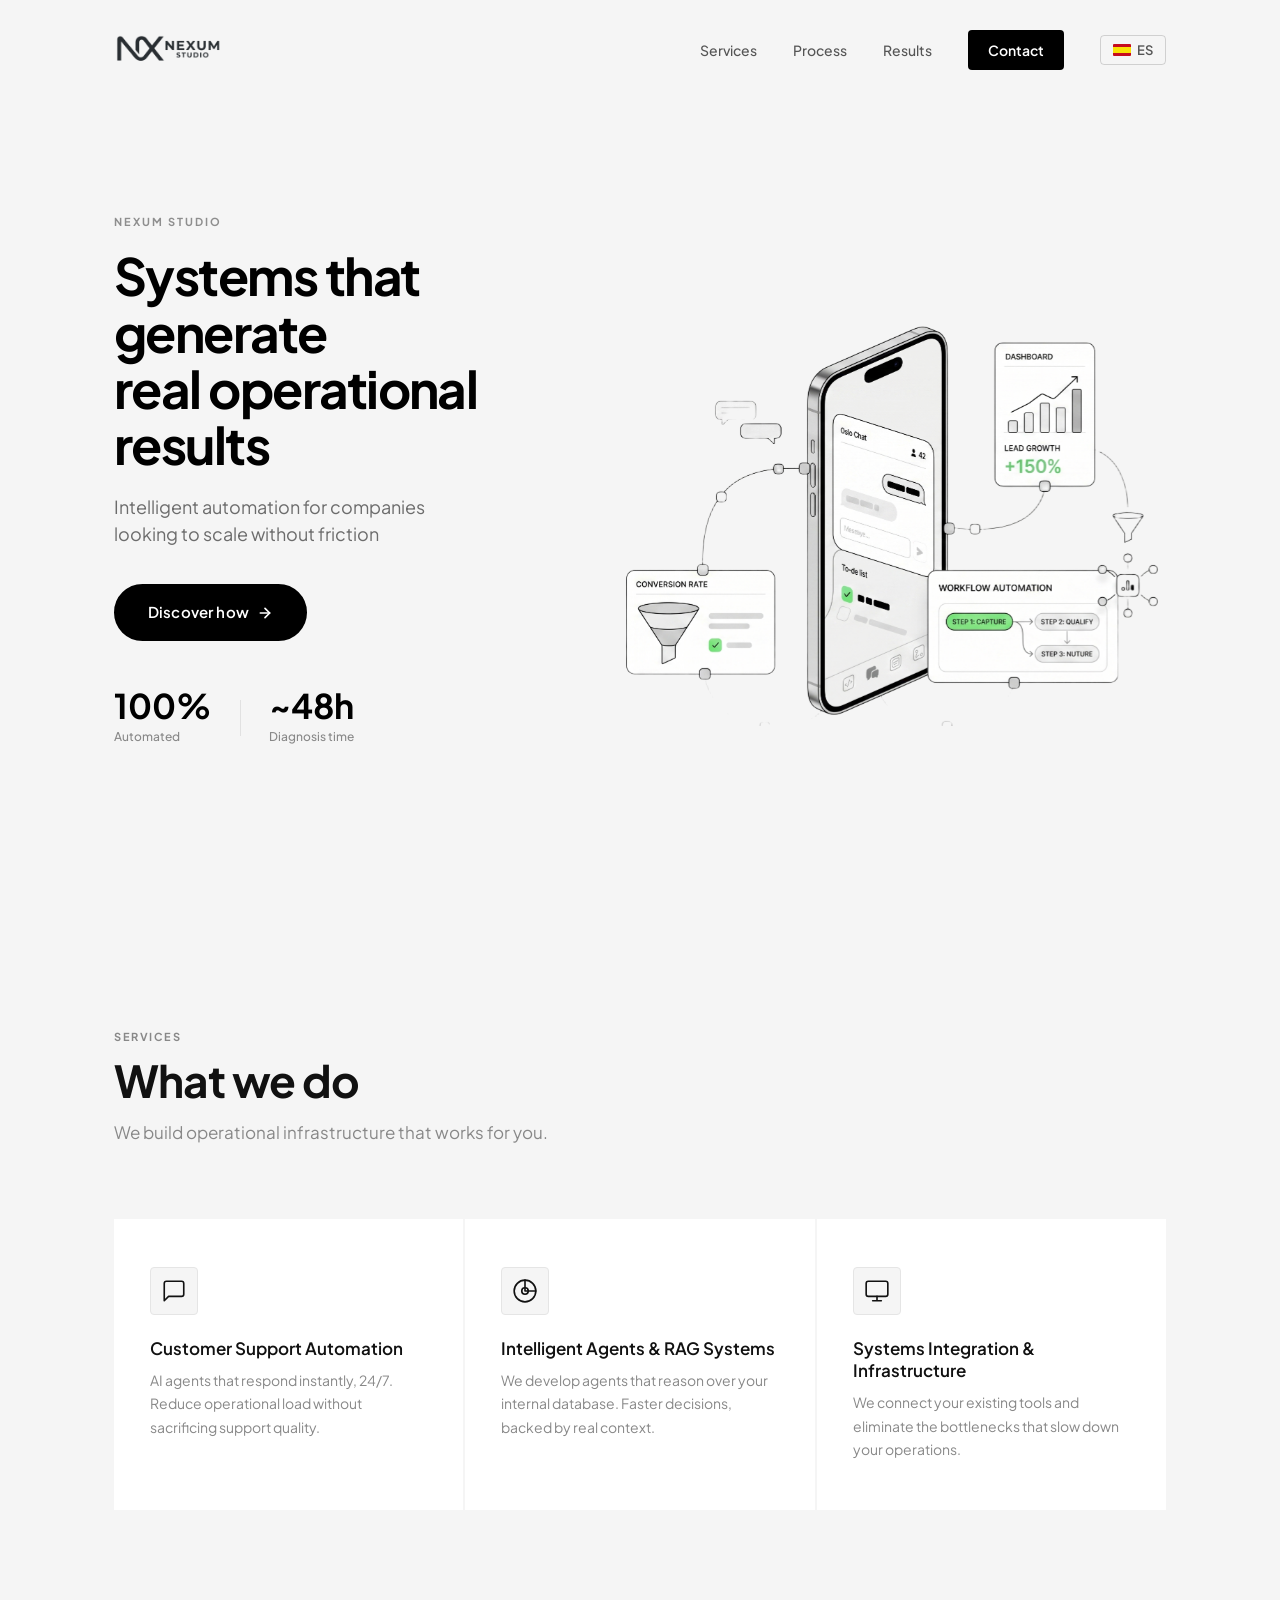
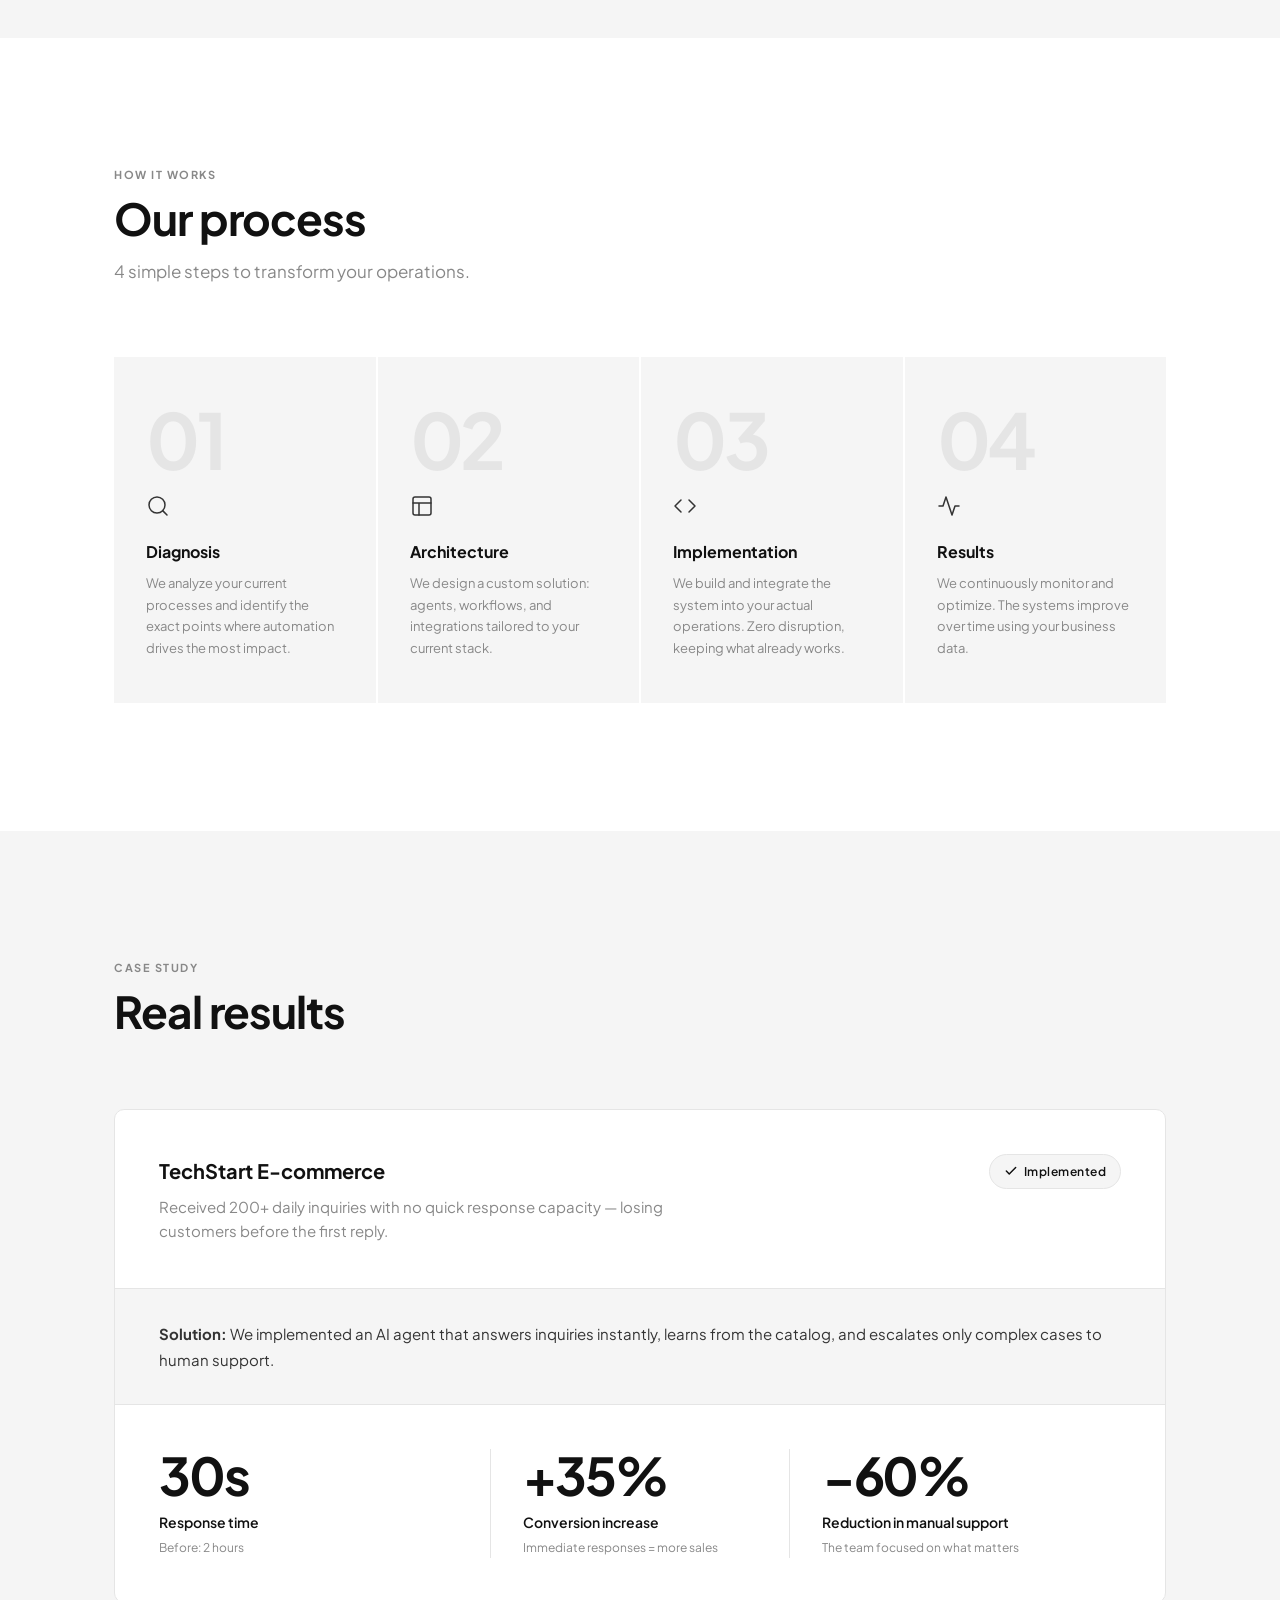
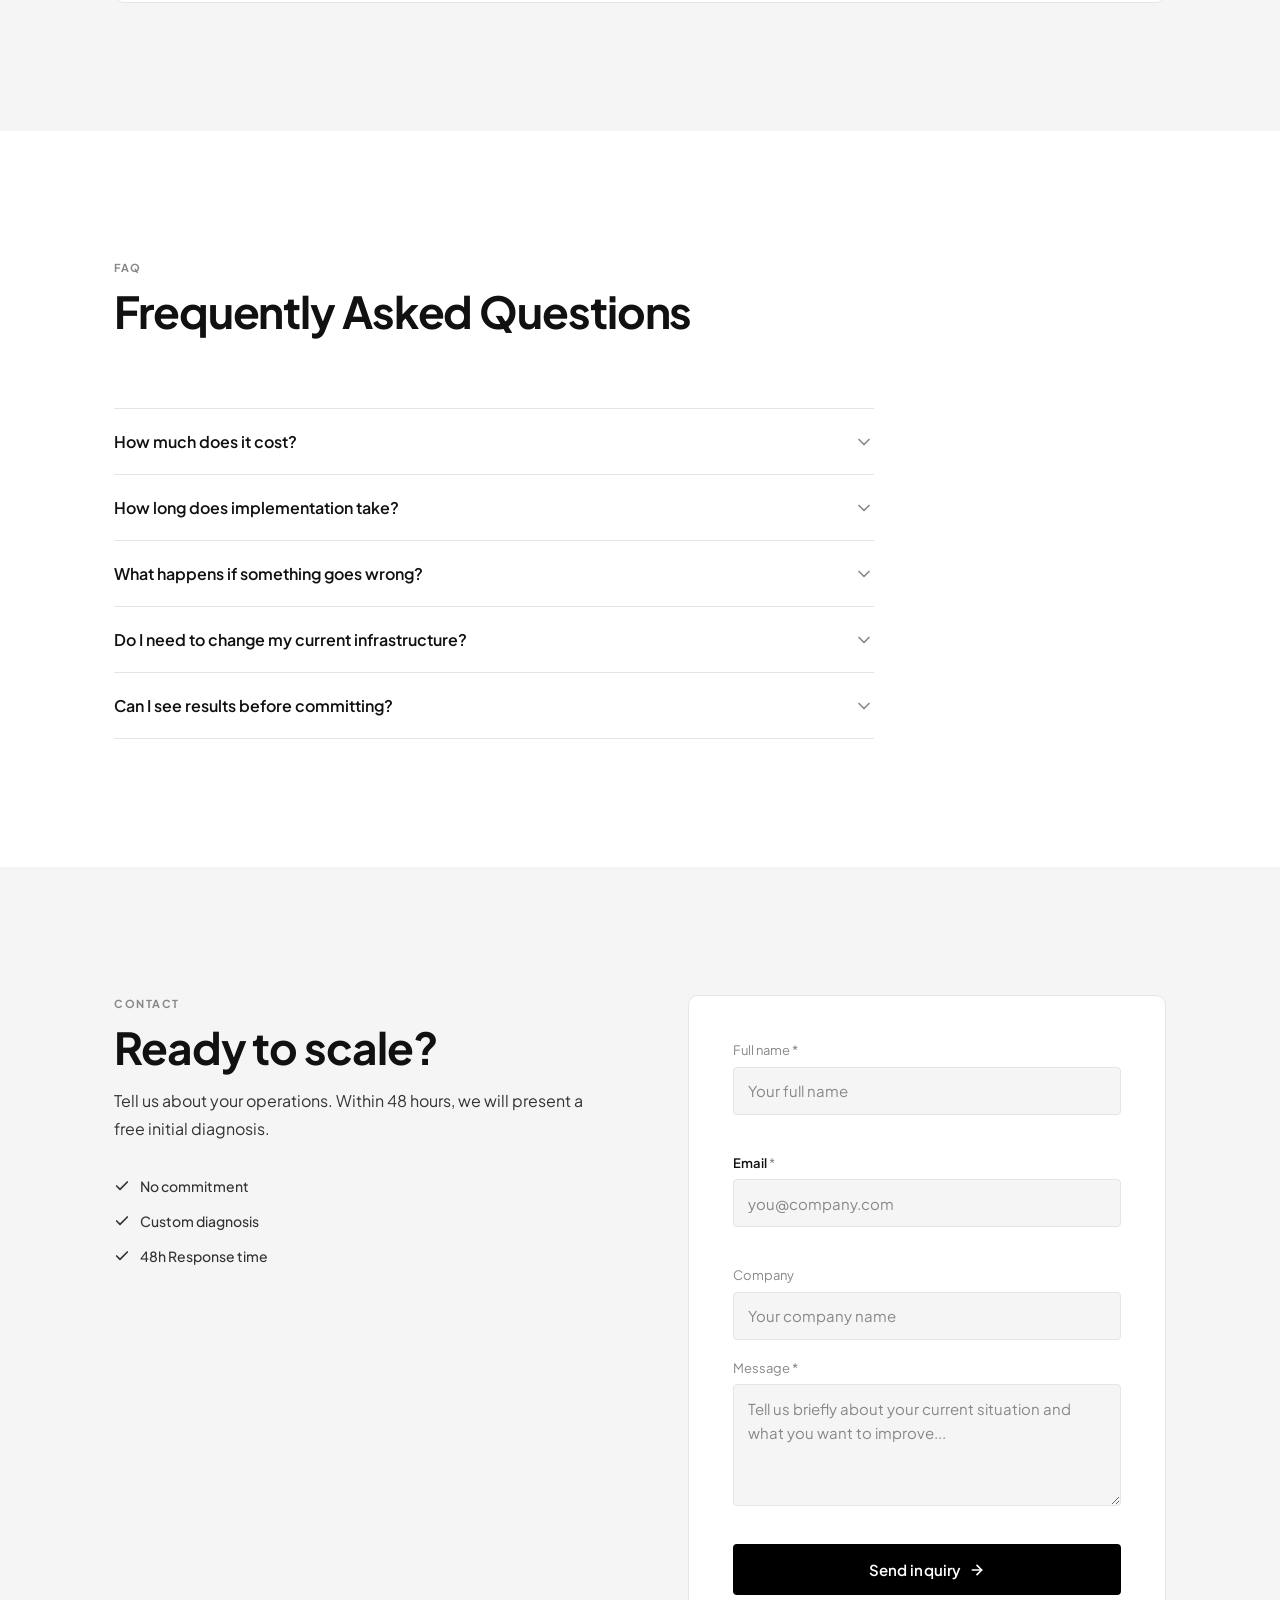
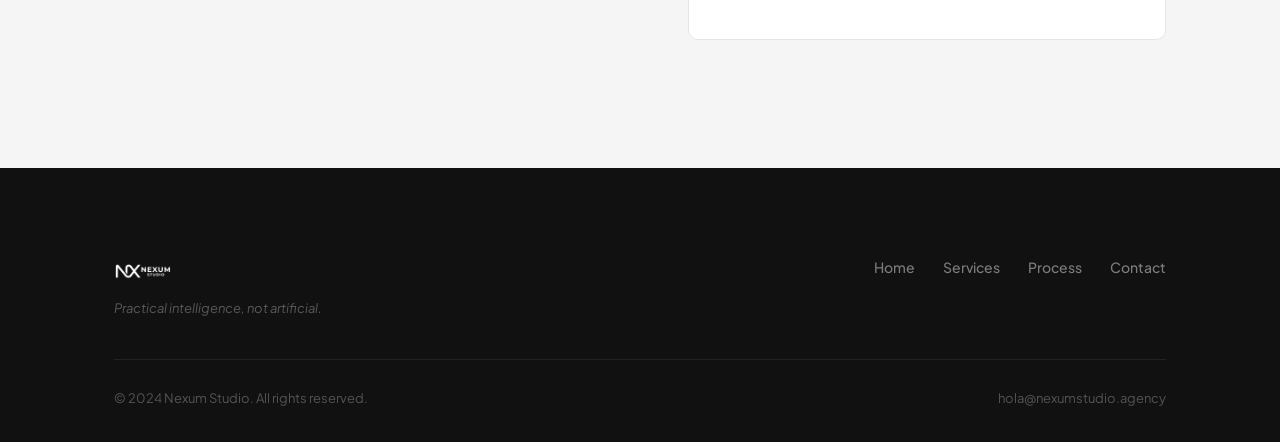
<file: index.html>
<!DOCTYPE html>
<html lang="es">
<head>
  <meta charset="UTF-8">
  <meta name="viewport" content="width=device-width, initial-scale=1.0">
  <title class="lang-es">Nexum Studio — Sistemas que generan resultados operativos reales</title>
  <title class="lang-en">Nexum Studio — Systems that generate real operational results</title>
  <meta name="description" content="Automatización inteligente para empresas que quieren escalar sin fricción. Nexum Studio construye sistemas que generan resultados operativos reales.">
  <meta name="author" content="Ignacio Tello — Nexum Studio">

  <!-- Favicon / Icono de Pestaña -->
  <link rel="icon" type="image/png" href="logo.png">
  <link rel="apple-touch-icon" href="logo.png">

  <!-- Meta etiquetas para Google, Facebook y compartir enlaces -->
  <meta property="og:type" content="website">
  <meta property="og:title" content="Nexum Studio — Sistemas que generan resultados operativos reales">
  <meta property="og:description" content="Automatización inteligente para empresas que quieren escalar sin fricción. Nexum Studio construye sistemas que generan resultados operativos reales.">
  <meta property="og:image" content="hero2.png">

  <!-- Twitter Meta Tags -->
  <meta name="twitter:card" content="summary_large_image">
  <meta name="twitter:title" content="Nexum Studio — Sistemas que generan resultados operativos reales">
  <meta name="twitter:description" content="Automatización inteligente para empresas que quieren escalar sin fricción. Nexum Studio construye sistemas que generan resultados operativos reales.">
  <meta name="twitter:image" content="hero2.png">

  <link rel="preconnect" href="https://fonts.googleapis.com">
  <link rel="preconnect" href="https://fonts.gstatic.com" crossorigin>
  <link href="https://fonts.googleapis.com/css2?family=Plus+Jakarta+Sans:ital,wght@0,300;0,400;0,500;0,600;0,700;1,400&display=swap" rel="stylesheet">
  <link rel="stylesheet" href="https://unpkg.com/aos@2.3.4/dist/aos.css">
  <link rel="stylesheet" href="style.css">
</head>
<body data-aos-easing="ease-out-cubic" data-aos-duration="560" data-aos-delay="0">

  <!-- ==================== NAV ==================== -->
  <nav class="nav" id="nav">
    <div class="nav__inner">
      <a href="#hero" class="nav__logo-link" aria-label="Nexum Studio — Inicio / Home">
        <img src="logo.png" alt="Nexum Studio" class="nav__logo">
      </a>

      <button class="nav__toggle" id="navToggle" aria-label="Abrir menú / Open menu" aria-expanded="false">
        <svg class="icon-menu" width="22" height="22" viewBox="0 0 24 24" fill="none" stroke="currentColor" stroke-width="2" stroke-linecap="round" aria-hidden="true">
          <line x1="3" y1="6" x2="21" y2="6"></line><line x1="3" y1="12" x2="21" y2="12"></line><line x1="3" y1="18" x2="21" y2="18"></line>
        </svg>
        <svg class="icon-close" width="22" height="22" viewBox="0 0 24 24" fill="none" stroke="currentColor" stroke-width="2" stroke-linecap="round" aria-hidden="true">
          <line x1="18" y1="6" x2="6" y2="18"></line><line x1="6" y1="6" x2="18" y2="18"></line>
        </svg>
      </button>

      <ul class="nav__links" id="navLinks" role="list">
        <li><a href="#servicios"><span class="lang-es">Servicios</span><span class="lang-en">Services</span></a></li>
        <li><a href="#proceso"><span class="lang-es">Proceso</span><span class="lang-en">Process</span></a></li>
        <li><a href="#caso"><span class="lang-es">Resultados</span><span class="lang-en">Results</span></a></li>
        <li><a href="#contacto" class="nav__cta"><span class="lang-es">Contacto</span><span class="lang-en">Contact</span></a></li>
        <li>
          <button id="langToggle" class="lang-toggle-btn" aria-label="Cambiar idioma / Change language">
            <span class="lang-es" style="display: inline-flex; align-items: center; gap: 6px;">
              <svg width="18" height="12" viewBox="0 0 190 100" style="display: inline-block; vertical-align: middle; border-radius: 1px;">
                <rect width="190" height="100" fill="#B22234"/>
                <path d="M0,11.5h190M0,30.8h190M0,50h190M0,69.2h190M0,88.5h190" stroke="#FFF" stroke-width="7.7"/>
                <rect width="76" height="53.8" fill="#3C3B6E"/>
                <circle cx="15" cy="15" r="2" fill="#FFF"/>
                <circle cx="30" cy="15" r="2" fill="#FFF"/>
                <circle cx="45" cy="15" r="2" fill="#FFF"/>
                <circle cx="60" cy="15" r="2" fill="#FFF"/>
                <circle cx="22" cy="27" r="2" fill="#FFF"/>
                <circle cx="37" cy="27" r="2" fill="#FFF"/>
                <circle cx="52" cy="27" r="2" fill="#FFF"/>
                <circle cx="15" cy="39" r="2" fill="#FFF"/>
                <circle cx="30" cy="39" r="2" fill="#FFF"/>
                <circle cx="45" cy="39" r="2" fill="#FFF"/>
                <circle cx="60" cy="39" r="2" fill="#FFF"/>
              </svg>
              EN
            </span>
            <span class="lang-en" style="display: inline-flex; align-items: center; gap: 6px;">
              <svg width="18" height="12" viewBox="0 0 750 500" style="display: inline-block; vertical-align: middle; border-radius: 1px;">
                <rect width="750" height="500" fill="#c60b1e"/>
                <rect y="125" width="750" height="250" fill="#fae005"/>
              </svg>
              ES
            </span>
          </button>
        </li>
      </ul>
    </div>
  </nav>

  <!-- ==================== HERO ==================== -->
  <section class="hero" id="hero">
    <div class="container hero__container">
      <div class="hero__split">
        <div class="hero__left">
          <p class="hero__eyebrow" data-aos="fade-up" data-aos-duration="500">Nexum Studio</p>
          <h1 class="hero__title" data-aos="fade-up" data-aos-delay="80" data-aos-duration="600">
            <span class="lang-es">Sistemas que generan<br>resultados operativos reales</span>
            <span class="lang-en">Systems that generate<br>real operational results</span>
          </h1>
          <p class="hero__sub" data-aos="fade-up" data-aos-delay="160" data-aos-duration="600">
            <span class="lang-es">Automatización inteligente para empresas<br class="br-desktop"> que quieren escalar sin fricción</span>
            <span class="lang-en">Intelligent automation for companies<br class="br-desktop"> looking to scale without friction</span>
          </p>
          <div class="hero__actions" data-aos="fade-up" data-aos-delay="240" data-aos-duration="500">
            <a href="#contacto" class="btn btn--black hero__btn">
              <span class="lang-es">Descubre cómo</span>
              <span class="lang-en">Discover how</span>
              <svg width="16" height="16" viewBox="0 0 24 24" fill="none" stroke="currentColor" stroke-width="2.5" stroke-linecap="round" stroke-linejoin="round" aria-hidden="true">
                <line x1="5" y1="12" x2="19" y2="12"></line><polyline points="12 5 19 12 12 19"></polyline>
              </svg>
            </a>
          </div>
          <div class="hero__stats" data-aos="fade-up" data-aos-delay="320" data-aos-duration="600">
            <div class="hero__stat-item">
              <span class="hero__stat-val">100%</span>
              <span class="hero__stat-label">
                <span class="lang-es">Automatizado</span>
                <span class="lang-en">Automated</span>
              </span>
            </div>
            <div class="hero__stat-divider"></div>
            <div class="hero__stat-item">
              <span class="hero__stat-val">~48h</span>
              <span class="hero__stat-label">
                <span class="lang-es">Tiempo de diagnóstico</span>
                <span class="lang-en">Diagnosis time</span>
              </span>
            </div>
          </div>
        </div>
        <div class="hero__right" data-aos="fade-up" data-aos-delay="200" data-aos-duration="800">
          <div class="hero__visual-container">
            <img src="hero2.png" alt="Nexum Studio Dashboard" class="hero__illustration">
          </div>
        </div>
      </div>
    </div>
  </section>

  <!-- ==================== SERVICIOS ==================== -->
  <section class="section servicios" id="servicios">
    <div class="container">
      <div class="section-header aos-init" data-aos="fade-up" data-aos-duration="500">
        <p class="label">
          <span class="lang-es">Servicios</span>
          <span class="lang-en">Services</span>
        </p>
        <h2 class="section-title">
          <span class="lang-es">Qué hacemos</span>
          <span class="lang-en">What we do</span>
        </h2>
        <p class="section-sub">
          <span class="lang-es">Construimos infraestructura operativa que trabaja por ti.</span>
          <span class="lang-en">We build operational infrastructure that works for you.</span>
        </p>
      </div>

      <div class="servicios__grid">
        <div class="service-card aos-init" data-aos="fade-up" data-aos-delay="0">
          <div class="service-card__icon" aria-hidden="true">
            <svg width="26" height="26" viewBox="0 0 24 24" fill="none" stroke="currentColor" stroke-width="1.5" stroke-linecap="round" stroke-linejoin="round">
              <path d="M21 15a2 2 0 0 1-2 2H7l-4 4V5a2 2 0 0 1 2-2h14a2 2 0 0 1 2 2z"></path>
            </svg>
          </div>
          <h3 class="service-card__title">
            <span class="lang-es">Automatización de atención al cliente</span>
            <span class="lang-en">Customer Support Automation</span>
          </h3>
          <p class="service-card__desc">
            <span class="lang-es">Agentes de IA que responden al instante, 24/7. Reducís carga operativa sin sacrificar calidad de atención.</span>
            <span class="lang-en">AI agents that respond instantly, 24/7. Reduce operational load without sacrificing support quality.</span>
          </p>
        </div>

        <div class="service-card aos-init" data-aos="fade-up" data-aos-delay="80">
          <div class="service-card__icon" aria-hidden="true">
            <svg width="26" height="26" viewBox="0 0 24 24" fill="none" stroke="currentColor" stroke-width="1.5" stroke-linecap="round" stroke-linejoin="round">
              <path d="M12 2a10 10 0 1 0 10 10H12V2z"></path><path d="M12 2a10 10 0 0 1 10 10"></path><circle cx="12" cy="12" r="3"></circle>
            </svg>
          </div>
          <h3 class="service-card__title">
            <span class="lang-es">Agentes inteligentes y sistemas RAG</span>
            <span class="lang-en">Intelligent Agents & RAG Systems</span>
          </h3>
          <p class="service-card__desc">
            <span class="lang-es">Desarrollamos agentes que razonan sobre tu información interna. Decisiones más rápidas, con contexto real.</span>
            <span class="lang-en">We develop agents that reason over your internal database. Faster decisions, backed by real context.</span>
          </p>
        </div>

        <div class="service-card aos-init" data-aos="fade-up" data-aos-delay="160">
          <div class="service-card__icon" aria-hidden="true">
            <svg width="26" height="26" viewBox="0 0 24 24" fill="none" stroke="currentColor" stroke-width="1.5" stroke-linecap="round" stroke-linejoin="round">
              <rect x="2" y="3" width="20" height="14" rx="2"></rect><path d="M8 21h8M12 17v4"></path>
            </svg>
          </div>
          <h3 class="service-card__title">
            <span class="lang-es">Integración de sistemas e infraestructura</span>
            <span class="lang-en">Systems Integration & Infrastructure</span>
          </h3>
          <p class="service-card__desc">
            <span class="lang-es">Conectamos tus herramientas existentes y eliminamos los cuellos de botella que frenan tu operación.</span>
            <span class="lang-en">We connect your existing tools and eliminate the bottlenecks that slow down your operations.</span>
          </p>
        </div>
      </div>
    </div>
  </section>

  <!-- ==================== PROCESO ==================== -->
  <section class="section proceso" id="proceso">
    <div class="container">
      <div class="section-header aos-init" data-aos="fade-up" data-aos-duration="500">
        <p class="label">
          <span class="lang-es">Cómo funciona</span>
          <span class="lang-en">How it works</span>
        </p>
        <h2 class="section-title">
          <span class="lang-es">Nuestro proceso</span>
          <span class="lang-en">Our process</span>
        </h2>
        <p class="section-sub">
          <span class="lang-es">4 pasos simples para transformar tu operación.</span>
          <span class="lang-en">4 simple steps to transform your operations.</span>
        </p>
      </div>

      <div class="proceso__grid">

        <div class="proceso-step aos-init" data-aos="fade-up" data-aos-delay="0">
          <div class="proceso-step__num" aria-hidden="true">01</div>
          <div class="proceso-step__icon" aria-hidden="true">
            <svg width="24" height="24" viewBox="0 0 24 24" fill="none" stroke="currentColor" stroke-width="1.5" stroke-linecap="round" stroke-linejoin="round">
              <circle cx="11" cy="11" r="8"></circle><line x1="21" y1="21" x2="16.65" y2="16.65"></line>
            </svg>
          </div>
          <h3 class="proceso-step__title">
            <span class="lang-es">Diagnóstico</span>
            <span class="lang-en">Diagnosis</span>
          </h3>
          <p class="proceso-step__desc">
            <span class="lang-es">Analizamos tus procesos actuales e identificamos los puntos exactos donde la automatización genera más impacto.</span>
            <span class="lang-en">We analyze your current processes and identify the exact points where automation drives the most impact.</span>
          </p>
        </div>

        <div class="proceso-step aos-init" data-aos="fade-up" data-aos-delay="80">
          <div class="proceso-step__num" aria-hidden="true">02</div>
          <div class="proceso-step__icon" aria-hidden="true">
            <svg width="24" height="24" viewBox="0 0 24 24" fill="none" stroke="currentColor" stroke-width="1.5" stroke-linecap="round" stroke-linejoin="round">
              <rect x="3" y="3" width="18" height="18" rx="2"></rect><path d="M3 9h18M9 21V9"></path>
            </svg>
          </div>
          <h3 class="proceso-step__title">
            <span class="lang-es">Arquitectura</span>
            <span class="lang-en">Architecture</span>
          </h3>
          <p class="proceso-step__desc">
            <span class="lang-es">Diseñamos la solución personalizada: agentes, flujos e integraciones adaptados a tu stack actual.</span>
            <span class="lang-en">We design a custom solution: agents, workflows, and integrations tailored to your current stack.</span>
          </p>
        </div>

        <div class="proceso-step aos-init" data-aos="fade-up" data-aos-delay="160">
          <div class="proceso-step__num" aria-hidden="true">03</div>
          <div class="proceso-step__icon" aria-hidden="true">
            <svg width="24" height="24" viewBox="0 0 24 24" fill="none" stroke="currentColor" stroke-width="1.5" stroke-linecap="round" stroke-linejoin="round">
              <polyline points="16 18 22 12 16 6"></polyline><polyline points="8 6 2 12 8 18"></polyline>
            </svg>
          </div>
          <h3 class="proceso-step__title">
            <span class="lang-es">Implementación</span>
            <span class="lang-en">Implementation</span>
          </h3>
          <p class="proceso-step__desc">
            <span class="lang-es">Construimos e integramos el sistema en tu operación real. Sin disruption, sin cambiar lo que ya funciona.</span>
            <span class="lang-en">We build and integrate the system into your actual operations. Zero disruption, keeping what already works.</span>
          </p>
        </div>

        <div class="proceso-step aos-init" data-aos="fade-up" data-aos-delay="240">
          <div class="proceso-step__num" aria-hidden="true">04</div>
          <div class="proceso-step__icon" aria-hidden="true">
            <svg width="24" height="24" viewBox="0 0 24 24" fill="none" stroke="currentColor" stroke-width="1.5" stroke-linecap="round" stroke-linejoin="round">
              <polyline points="22 12 18 12 15 21 9 3 6 12 2 12"></polyline>
            </svg>
          </div>
          <h3 class="proceso-step__title">
            <span class="lang-es">Resultados</span>
            <span class="lang-en">Results</span>
          </h3>
          <p class="proceso-step__desc">
            <span class="lang-es">Monitoreamos y optimizamos continuamente. Los sistemas mejoran con el tiempo y los datos de tu negocio.</span>
            <span class="lang-en">We continuously monitor and optimize. The systems improve over time using your business data.</span>
          </p>
        </div>

      </div>
    </div>
  </section>

  <!-- ==================== CASO DE ÉXITO ==================== -->
  <section class="section caso" id="caso">
    <div class="container">
      <div class="section-header aos-init" data-aos="fade-up" data-aos-duration="500">
        <p class="label">
          <span class="lang-es">Caso de éxito</span>
          <span class="lang-en">Case Study</span>
        </p>
        <h2 class="section-title">
          <span class="lang-es">Resultados reales</span>
          <span class="lang-en">Real results</span>
        </h2>
      </div>

      <div class="caso__card aos-init" data-aos="fade-up" data-aos-delay="80" data-aos-duration="600">
        <div class="caso__top">
          <div class="caso__info">
            <h3 class="caso__company">TechStart E-commerce</h3>
            <p class="caso__challenge">
              <span class="lang-es">Recibían 200+ consultas diarias sin capacidad de responder rápido — perdían clientes antes de la primera respuesta.</span>
              <span class="lang-en">Received 200+ daily inquiries with no quick response capacity — losing customers before the first reply.</span>
            </p>
          </div>
          <div class="caso__badge" aria-label="Estado: Implementado / Status: Implemented">
            <svg width="14" height="14" viewBox="0 0 24 24" fill="none" stroke="currentColor" stroke-width="2.5" stroke-linecap="round" stroke-linejoin="round" aria-hidden="true"><polyline points="20 6 9 17 4 12"></polyline></svg>
            <span class="lang-es">Implementado</span>
            <span class="lang-en">Implemented</span>
          </div>
        </div>

        <div class="caso__solution">
          <p>
            <strong>
              <span class="lang-es">Solución:</span>
              <span class="lang-en">Solution:</span>
            </strong> 
            <span class="lang-es">Implementamos un agente de IA que responde consultas al instante, aprende del catálogo y deriva solo los casos complejos al equipo humano.</span>
            <span class="lang-en">We implemented an AI agent that answers inquiries instantly, learns from the catalog, and escalates only complex cases to human support.</span>
          </p>
        </div>

        <div class="caso__metrics">
          <div class="metric">
            <span class="metric__value">30s</span>
            <span class="metric__label">
              <span class="lang-es">Tiempo de respuesta</span>
              <span class="lang-en">Response time</span>
            </span>
            <span class="metric__before">
              <span class="lang-es">Antes: 2 horas</span>
              <span class="lang-en">Before: 2 hours</span>
            </span>
          </div>
          <div class="metric metric--center">
            <span class="metric__value">+35%</span>
            <span class="metric__label">
              <span class="lang-es">Incremento en conversión</span>
              <span class="lang-en">Conversion increase</span>
            </span>
            <span class="metric__before">
              <span class="lang-es">Respuestas inmediatas = más ventas</span>
              <span class="lang-en">Immediate responses = more sales</span>
            </span>
          </div>
          <div class="metric">
            <span class="metric__value">−60%</span>
            <span class="metric__label">
              <span class="lang-es">Reducción en atención manual</span>
              <span class="lang-en">Reduction in manual support</span>
            </span>
            <span class="metric__before">
              <span class="lang-es">El equipo enfocado en lo que importa</span>
              <span class="lang-en">The team focused on what matters</span>
            </span>
          </div>
        </div>
      </div>
    </div>
  </section>

  <!-- ==================== FAQ ==================== -->
  <section class="section faq" id="faq">
    <div class="container">
      <div class="section-header aos-init" data-aos="fade-up" data-aos-duration="500">
        <p class="label">FAQ</p>
        <h2 class="section-title">
          <span class="lang-es">Preguntas frecuentes</span>
          <span class="lang-en">Frequently Asked Questions</span>
        </h2>
      </div>

      <div class="faq__list aos-init" data-aos="fade-up" data-aos-delay="60">

        <div class="faq__item">
          <button class="faq__question" aria-expanded="false">
            <span>
              <span class="lang-es">¿Cuánto cuesta?</span>
              <span class="lang-en">How much does it cost?</span>
            </span>
            <svg class="faq__chevron" width="20" height="20" viewBox="0 0 24 24" fill="none" stroke="currentColor" stroke-width="2" stroke-linecap="round" stroke-linejoin="round" aria-hidden="true">
              <polyline points="6 9 12 15 18 9"></polyline>
            </svg>
          </button>
          <div class="faq__answer" hidden="">
            <p>
              <span class="lang-es">Depende de tu operación y complejidad. Ofrecemos <strong>diagnóstico gratuito</strong> para darte una propuesta personalizada ajustada a tu presupuesto.</span>
              <span class="lang-en">It depends on your operations and complexity. We offer a <strong>free diagnosis</strong> to give you a custom proposal tailored to your budget.</span>
            </p>
          </div>
        </div>

        <div class="faq__item">
          <button class="faq__question" aria-expanded="false">
            <span>
              <span class="lang-es">¿Cuánto tarda la implementación?</span>
              <span class="lang-en">How long does implementation take?</span>
            </span>
            <svg class="faq__chevron" width="20" height="20" viewBox="0 0 24 24" fill="none" stroke="currentColor" stroke-width="2" stroke-linecap="round" stroke-linejoin="round" aria-hidden="true">
              <polyline points="6 9 12 15 18 9"></polyline>
            </svg>
          </button>
          <div class="faq__answer" hidden="">
            <p>
              <span class="lang-es">Entre 2 y 4 semanas. Automatizaciones simples: 2 semanas. Agentes IA + integraciones complejas: 3–4 semanas.</span>
              <span class="lang-en">Between 2 and 4 weeks. Simple automations: 2 weeks. AI agents + complex integrations: 3–4 weeks.</span>
            </p>
          </div>
        </div>

        <div class="faq__item">
          <button class="faq__question" aria-expanded="false">
            <span>
              <span class="lang-es">¿Qué sucede si algo falla?</span>
              <span class="lang-en">What happens if something goes wrong?</span>
            </span>
            <svg class="faq__chevron" width="20" height="20" viewBox="0 0 24 24" fill="none" stroke="currentColor" stroke-width="2" stroke-linecap="round" stroke-linejoin="round" aria-hidden="true">
              <polyline points="6 9 12 15 18 9"></polyline>
            </svg>
          </button>
          <div class="faq__answer" hidden="">
            <p>
              <span class="lang-es">Monitoreo 24/7 y soporte dedicado. Si algo falla en los primeros <strong>30 días, lo arreglamos sin costo adicional</strong>.</span>
              <span class="lang-en">24/7 monitoring and dedicated support. If anything goes wrong in the first <strong>30 days, we fix it at no additional cost</strong>.</span>
            </p>
          </div>
        </div>

        <div class="faq__item">
          <button class="faq__question" aria-expanded="false">
            <span>
              <span class="lang-es">¿Necesito cambiar mi infraestructura actual?</span>
              <span class="lang-en">Do I need to change my current infrastructure?</span>
            </span>
            <svg class="faq__chevron" width="20" height="20" viewBox="0 0 24 24" fill="none" stroke="currentColor" stroke-width="2" stroke-linecap="round" stroke-linejoin="round" aria-hidden="true">
              <polyline points="6 9 12 15 18 9"></polyline>
            </svg>
          </button>
          <div class="faq__answer" hidden="">
            <p>
              <span class="lang-es">No. Conectamos con lo que ya tenés — CRM, WhatsApp, Email, etc. <strong>Cero disruption</strong> en tu operación.</span>
              <span class="lang-en">No. We connect with what you already have — CRM, WhatsApp, Email, etc. <strong>Zero disruption</strong> to your operations.</span>
            </p>
          </div>
        </div>

        <div class="faq__item">
          <button class="faq__question" aria-expanded="false">
            <span>
              <span class="lang-es">¿Puedo ver resultados antes de comprometer?</span>
              <span class="lang-en">Can I see results before committing?</span>
            </span>
            <svg class="faq__chevron" width="20" height="20" viewBox="0 0 24 24" fill="none" stroke="currentColor" stroke-width="2" stroke-linecap="round" stroke-linejoin="round" aria-hidden="true">
              <polyline points="6 9 12 15 18 9"></polyline>
            </svg>
          </button>
          <div class="faq__answer" hidden="">
            <p>
              <span class="lang-es">Sí. Ofrecemos consultas y demostraciones personalizadas sin compromiso. Contactanos para discutir opciones.</span>
              <span class="lang-en">Yes. We offer custom consultations and demos without commitment. Contact us to discuss options.</span>
            </p>
          </div>
        </div>

      </div>
    </div>
  </section>

  <!-- ==================== CONTACTO ==================== -->
  <section class="section contacto" id="contacto">
    <div class="container">
      <div class="contacto__grid">

        <div class="contacto__text aos-init" data-aos="fade-right" data-aos-duration="600">
          <p class="label">
            <span class="lang-es">Contacto</span>
            <span class="lang-en">Contact</span>
          </p>
          <h2 class="section-title">
            <span class="lang-es">¿Listo para escalar?</span>
            <span class="lang-en">Ready to scale?</span>
          </h2>
          <p class="body-text">
            <span class="lang-es">Contanos sobre tu operación. En 48 horas te presentamos un diagnóstico inicial sin costo.</span>
            <span class="lang-en">Tell us about your operations. Within 48 hours, we will present a free initial diagnosis.</span>
          </p>
          <ul class="contacto__points" role="list">
            <li>
              <svg width="16" height="16" viewBox="0 0 24 24" fill="none" stroke="currentColor" stroke-width="2.5" stroke-linecap="round" stroke-linejoin="round" aria-hidden="true"><polyline points="20 6 9 17 4 12"></polyline></svg>
              <span class="lang-es">Sin compromiso</span>
              <span class="lang-en">No commitment</span>
            </li>
            <li>
              <svg width="16" height="16" viewBox="0 0 24 24" fill="none" stroke="currentColor" stroke-width="2.5" stroke-linecap="round" stroke-linejoin="round" aria-hidden="true"><polyline points="20 6 9 17 4 12"></polyline></svg>
              <span class="lang-es">Diagnóstico personalizado</span>
              <span class="lang-en">Custom diagnosis</span>
            </li>
            <li>
              <svg width="16" height="16" viewBox="0 0 24 24" fill="none" stroke="currentColor" stroke-width="2.5" stroke-linecap="round" stroke-linejoin="round" aria-hidden="true"><polyline points="20 6 9 17 4 12"></polyline></svg>
              <span class="lang-es">Respuesta en 48h</span>
              <span class="lang-en">48h Response time</span>
            </li>
          </ul>
        </div>

        <div class="contacto__form-wrap aos-init" data-aos="fade-left" data-aos-delay="100" data-aos-duration="600">
          <form class="form" id="contactForm" novalidate="">

            <div class="form__group">
              <label class="form__label" for="nombre">
                <span class="lang-es">Nombre completo <span aria-hidden="true">*</span></span>
                <span class="lang-en">Full name <span aria-hidden="true">*</span></span>
              </label>
              <input class="form__input" type="text" id="nombre" name="nombre" placeholder="Tu nombre completo" autocomplete="name" required="">
              <span class="form__error" id="nombreError" role="alert" aria-live="polite"></span>
            </div>

            <div class="form__group">
              <label class="form__label" for="email">Email <span aria-hidden="true">*</span></label>
              <input class="form__input" type="email" id="email" name="email" placeholder="tu@empresa.com" autocomplete="email" required="">
              <span class="form__error" id="emailError" role="alert" aria-live="polite"></span>
            </div>

            <div class="form__group">
              <label class="form__label" for="empresa">
                <span class="lang-es">Empresa</span>
                <span class="lang-en">Company</span>
              </label>
              <input class="form__input" type="text" id="empresa" name="empresa" placeholder="Nombre de tu empresa" autocomplete="organization">
            </div>

            <div class="form__group">
              <label class="form__label" for="mensaje">
                <span class="lang-es">Mensaje <span aria-hidden="true">*</span></span>
                <span class="lang-en">Message <span aria-hidden="true">*</span></span>
              </label>
              <textarea class="form__input form__textarea" id="mensaje" name="mensaje" placeholder="Contanos brevemente tu situación..." rows="4" required=""></textarea>
              <span class="form__error" id="mensajeError" role="alert" aria-live="polite"></span>
            </div>

            <button type="submit" class="btn btn--black btn--full" id="submitBtn">
              <span class="btn__text">
                <span class="lang-es">Enviar consulta</span>
                <span class="lang-en">Send inquiry</span>
              </span>
              <svg class="btn__arrow" width="16" height="16" viewBox="0 0 24 24" fill="none" stroke="currentColor" stroke-width="2.5" stroke-linecap="round" stroke-linejoin="round" aria-hidden="true">
                <line x1="5" y1="12" x2="19" y2="12"></line><polyline points="12 5 19 12 12 19"></polyline>
              </svg>
            </button>

            <p class="form__success" id="formSuccess" hidden="" role="status">
              <span class="lang-es">Mensaje enviado. Te contactamos en las próximas 48 horas.</span>
              <span class="lang-en">Message sent. We will contact you within the next 48 hours.</span>
            </p>

          </form>
        </div>
      </div>
    </div>
  </section>

  <!-- ==================== FOOTER ==================== -->
  <footer class="footer">
    <div class="container">
      <div class="footer__inner">
        <div class="footer__brand">
          <img src="logo.png" alt="Nexum Studio" class="footer__logo" width="96" height="32">
          <p class="footer__tagline">
            <span class="lang-es">Inteligencia práctica, no artificial.</span>
            <span class="lang-en">Practical intelligence, not artificial.</span>
          </p>
        </div>
        <nav class="footer__nav" aria-label="Navegación del pie de página / Footer navigation">
          <a href="#hero">Home</a>
          <a href="#servicios"><span class="lang-es">Servicios</span><span class="lang-en">Services</span></a>
          <a href="#proceso"><span class="lang-es">Proceso</span><span class="lang-en">Process</span></a>
          <a href="#contacto"><span class="lang-es">Contacto</span><span class="lang-en">Contact</span></a>
        </nav>
      </div>
      <div class="footer__bottom">
        <p>
          <span class="lang-es">© 2024 Nexum Studio. Todos los derechos reservados.</span>
          <span class="lang-en">© 2024 Nexum Studio. All rights reserved.</span>
        </p>
        <p><a href="mailto:hola@nexumstudio.agency">hola@nexumstudio.agency</a></p>
      </div>
    </div>
  </footer>

  <script src="https://unpkg.com/aos@2.3.4/dist/aos.js"></script>
  <script src="main.js"></script>

</body>
</html>
</file>
<file: style.css>
/* ================================================
   NEXUM STUDIO — Landing Page
   Font: Plus Jakarta Sans
   Palette: #000 / #111 / #1a1a1a / #333 / #888 / #e5e5e5 / #f5f5f5 / #fff
   Skills: UI/UX Pro Max — Flat Design, B2B SaaS
================================================ */

/* --- Reset --- */
*, *::before, *::after { box-sizing: border-box; margin: 0; padding: 0; }

/* --- Tokens --- */
:root {
  --black:      #000000;
  --dark:       #111111;
  --dark-2:     #1a1a1a;
  --grey-dark:  #333333;
  --grey:       #888888;
  --grey-light: #e5e5e5;
  --off-white:  #f5f5f5;
  --white:      #ffffff;

  --font: 'Plus Jakarta Sans', system-ui, -apple-system, sans-serif;
  --radius:    4px;
  --radius-lg: 10px;
  --ease:      200ms ease;
  --ease-slow: 300ms ease;

  --max-w:      1180px;
  --section-py: clamp(80px, 10vw, 136px);
}

/* --- Base --- */
html { scroll-behavior: smooth; }

body {
  font-family: var(--font);
  font-size: 16px;
  line-height: 1.65;
  color: var(--dark);
  background: var(--white);
  -webkit-font-smoothing: antialiased;
  overflow-x: hidden;
}

img { max-width: 100%; display: block; }
a   { text-decoration: none; color: inherit; }
ul  { list-style: none; }

/* --- Container --- */
.container {
  max-width: var(--max-w);
  margin: 0 auto;
  padding: 0 clamp(20px, 5vw, 64px);
}

/* --- Shared typography --- */
.label {
  font-size: 11px;
  font-weight: 700;
  letter-spacing: 0.14em;
  text-transform: uppercase;
  color: var(--grey);
  margin-bottom: 10px;
}

.section-title {
  font-size: clamp(28px, 4vw, 44px);
  font-weight: 700;
  line-height: 1.12;
  letter-spacing: -0.025em;
  color: var(--dark);
  margin-bottom: 14px;
}

.section-sub {
  font-size: 17px;
  color: var(--grey);
  max-width: 540px;
  line-height: 1.6;
}

.body-text {
  font-size: 16px;
  line-height: 1.75;
  color: var(--grey-dark);
  max-width: 50ch;
  margin-bottom: 14px;
}

.body-text--muted {
  font-size: 14px;
  color: var(--grey);
  font-style: italic;
  margin-bottom: 32px;
}

.section-header { margin-bottom: clamp(40px, 6vw, 72px); }
.section        { padding: var(--section-py) 0; }

/* ================================================
   BUTTONS
================================================ */
.btn {
  display: inline-flex;
  align-items: center;
  gap: 8px;
  padding: 14px 28px;
  font-family: var(--font);
  font-size: 15px;
  font-weight: 600;
  letter-spacing: 0.01em;
  border: 2px solid transparent;
  border-radius: var(--radius);
  cursor: pointer;
  transition: background var(--ease), color var(--ease), border-color var(--ease);
  white-space: nowrap;
  min-height: 48px;
}

.btn--black { background: var(--black); color: var(--white); border-color: var(--black); }
.btn--black:hover { background: var(--dark-2); border-color: var(--dark-2); }

.btn--white { background: var(--white); color: var(--black); border-color: var(--white); }
.btn--white:hover { background: var(--off-white); }

.btn--full { width: 100%; justify-content: center; }

.btn:focus-visible { outline: 2px solid var(--black); outline-offset: 3px; }
.btn:disabled      { opacity: 0.6; cursor: not-allowed; }

/* ================================================
   NAV
================================================ */
.nav {
  position: fixed;
  inset-inline: 0;
  top: 0;
  z-index: 200;
  padding: 20px 0;
  transition: background var(--ease-slow), padding var(--ease-slow), box-shadow var(--ease-slow);
}

.nav--scrolled {
  background: rgba(245, 245, 245, 0.85);
  backdrop-filter: blur(16px);
  -webkit-backdrop-filter: blur(16px);
  padding: 13px 0;
  box-shadow: 0 1px 0 rgba(0, 0, 0, 0.05);
}

.nav__inner {
  max-width: var(--max-w);
  margin: 0 auto;
  padding: 0 clamp(20px, 5vw, 64px);
  display: flex;
  align-items: center;
  justify-content: space-between;
  gap: 24px;
}

.nav__logo-link { display: flex; align-items: center; }
.nav__logo      { height: 60px; width: auto; display: block; }

/* --- Nav links --- */
.nav__links {
  display: flex;
  align-items: center;
  gap: 36px;
}

.nav__links a {
  font-size: 14px;
  font-weight: 500;
  color: rgba(17, 17, 17, 0.7);
  transition: color var(--ease);
}
.nav__links a:hover { color: var(--black); }

/* CTA pill */
.nav__cta {
  padding: 9px 20px;
  background: var(--black);
  color: var(--white) !important;
  border-radius: var(--radius);
  font-weight: 600 !important;
  line-height: 1;
  min-height: 40px;
  display: flex;
  align-items: center;
}
.nav__cta:hover { background: var(--dark-2) !important; }

/* Hamburger */
.nav__toggle {
  display: none;
  background: none;
  border: none;
  color: var(--black);
  cursor: pointer;
  padding: 4px;
  z-index: 201;
  min-width: 44px;
  min-height: 44px;
  align-items: center;
  justify-content: center;
}
.nav__toggle .icon-close    { display: none; }
.nav__toggle[aria-expanded="true"] .icon-menu  { display: none; }
.nav__toggle[aria-expanded="true"] .icon-close { display: block; }

/* ================================================
   HERO
================================================ */
.hero {
  position: relative;
  min-height: 100dvh;
  display: flex;
  align-items: center;
  justify-content: center;
  background-color: var(--off-white);
  margin: 0;
  padding: 160px 0 100px;
  overflow: hidden;
}

.hero__container {
  width: 100%;
}

.hero__split {
  display: grid;
  grid-template-columns: 1fr 1.25fr;
  gap: 60px;
  align-items: center;
  width: 100%;
}

.hero__left {
  display: flex;
  flex-direction: column;
  align-items: flex-start;
}

.hero__eyebrow {
  font-size: 11px;
  font-weight: 700;
  letter-spacing: 0.18em;
  text-transform: uppercase;
  color: rgba(17, 17, 17, 0.45);
  margin-bottom: 16px;
}

.hero__title {
  font-size: clamp(36px, 4vw, 52px);
  font-weight: 700;
  line-height: 1.1;
  letter-spacing: -0.03em;
  color: var(--black);
  margin-bottom: 20px;
  text-align: left;
}

.hero__sub {
  font-size: clamp(16px, 1.8vw, 18px);
  font-weight: 400;
  color: rgba(17, 17, 17, 0.6);
  line-height: 1.55;
  margin-bottom: 36px;
  text-align: left;
}

.hero__actions {
  display: flex;
  margin-bottom: 48px;
}

.hero__btn {
  background: var(--black) !important;
  color: var(--white) !important;
  border-color: var(--black) !important;
  border-radius: 50px !important;
  padding: 14px 32px !important;
  font-size: 15px !important;
  font-weight: 600 !important;
  transition: background var(--ease), border-color var(--ease) !important;
}

.hero__btn:hover {
  background: var(--dark-2) !important;
  border-color: var(--dark-2) !important;
}

/* Stats section */
.hero__stats {
  display: flex;
  align-items: center;
  gap: 28px;
}

.hero__stat-divider {
  width: 1px;
  height: 36px;
  background: rgba(0, 0, 0, 0.08);
}

.hero__stat-item {
  display: flex;
  flex-direction: column;
}

.hero__stat-val {
  font-size: clamp(28px, 3.2vw, 34px);
  font-weight: 700;
  color: var(--black);
  line-height: 1;
}

.hero__stat-label {
  font-size: 12px;
  color: var(--grey);
  font-weight: 500;
  margin-top: 4px;
}

/* Right Side Layout */
.hero__right {
  display: flex;
  justify-content: center;
  align-items: center;
  width: 100%;
}

.hero__visual-container {
  width: 100%;
  max-width: 880px;
  position: relative;
}

.hero__illustration {
  width: 100%;
  height: auto;
  display: block;
  animation: heroFadeIn 1s cubic-bezier(0.16, 1, 0.3, 1) forwards;
  opacity: 0;
  transform: scale(0.96) translateY(12px);
}

@keyframes heroFadeIn {
  to {
    opacity: 1;
    transform: scale(1) translateY(0);
  }
}

/* Responsive adjustments */
@media (max-width: 1024px) {
  .hero {
    padding: 130px 0 60px;
  }
  
  .hero__split {
    grid-template-columns: 1fr;
    gap: 48px;
    text-align: center;
  }
  
  .hero__left {
    align-items: center;
  }
  
  .hero__title {
    text-align: center;
  }
  
  .hero__sub {
    text-align: center;
  }
  
  .hero__actions {
    justify-content: center;
  }
  
  .hero__stats {
    justify-content: center;
  }
  
  .hero__visual-container {
    max-width: 480px;
    margin: 0 auto;
  }
}

/* ================================================
   SERVICIOS
================================================ */
.servicios {
  background: var(--off-white);
  margin: 0;
  border: none;
  box-shadow: none;
  outline: none;
}

.servicios__grid {
  display: grid;
  grid-template-columns: repeat(3, 1fr);
  gap: 2px;
}

.service-card {
  background: var(--white);
  padding: clamp(28px, 4vw, 48px) clamp(24px, 3vw, 36px);
  position: relative;
  overflow: hidden;
  transition: background var(--ease);
}

.service-card::after {
  content: '';
  position: absolute;
  bottom: 0; left: 0;
  width: 0; height: 3px;
  background: var(--black);
  transition: width var(--ease-slow);
}

.service-card:hover              { background: var(--off-white); }
.service-card:hover::after       { width: 100%; }

.service-card__icon {
  width: 48px; height: 48px;
  background: var(--off-white);
  border: 1px solid var(--grey-light);
  border-radius: var(--radius);
  display: flex;
  align-items: center;
  justify-content: center;
  margin-bottom: 22px;
  transition: background var(--ease), color var(--ease), border-color var(--ease);
}

.service-card:hover .service-card__icon {
  background: var(--black);
  color: var(--white);
  border-color: var(--black);
}

.service-card__title {
  font-size: 17px;
  font-weight: 600;
  color: var(--dark);
  margin-bottom: 10px;
  line-height: 1.3;
}

.service-card__desc {
  font-size: 14px;
  color: var(--grey);
  line-height: 1.7;
}

/* ================================================
   PROCESO
================================================ */
.proceso { background: var(--white); }

.proceso__grid {
  display: grid;
  grid-template-columns: repeat(4, 1fr);
  gap: 2px;
}

.proceso-step {
  padding: clamp(28px, 3.5vw, 44px) clamp(20px, 2.5vw, 32px);
  background: var(--off-white);
  position: relative;
  overflow: hidden;
  transition: background var(--ease);
}

/* Número grande decorativo */
.proceso-step__num {
  font-size: clamp(52px, 6vw, 80px);
  font-weight: 700;
  letter-spacing: -0.04em;
  color: var(--grey-light);
  line-height: 1;
  margin-bottom: 16px;
  transition: color var(--ease-slow);
}

.proceso-step:hover                 { background: var(--black); }
.proceso-step:hover .proceso-step__num   { color: rgba(255,255,255,0.08); }
.proceso-step:hover .proceso-step__icon  { color: var(--white); }
.proceso-step:hover .proceso-step__title { color: var(--white); }
.proceso-step:hover .proceso-step__desc  { color: rgba(255,255,255,0.55); }

.proceso-step__icon {
  color: var(--grey-dark);
  margin-bottom: 14px;
  transition: color var(--ease);
}

.proceso-step__title {
  font-size: 16px;
  font-weight: 700;
  color: var(--dark);
  margin-bottom: 8px;
  transition: color var(--ease);
}

.proceso-step__desc {
  font-size: 13px;
  color: var(--grey);
  line-height: 1.65;
  transition: color var(--ease);
}

/* ================================================
   CASO DE ÉXITO
================================================ */
.caso { background: var(--off-white); }

.caso__card {
  border: 1px solid var(--grey-light);
  border-radius: var(--radius-lg);
  overflow: hidden;
  background: var(--white);
}

.caso__top {
  display: flex;
  align-items: flex-start;
  justify-content: space-between;
  gap: 24px;
  padding: clamp(24px, 4vw, 44px);
  border-bottom: 1px solid var(--grey-light);
}

.caso__company  { font-size: 20px; font-weight: 700; color: var(--dark); margin-bottom: 8px; }
.caso__challenge { font-size: 15px; color: var(--grey); max-width: 560px; line-height: 1.65; }

.caso__badge {
  display: flex;
  align-items: center;
  gap: 6px;
  font-size: 12px;
  font-weight: 600;
  letter-spacing: 0.04em;
  color: var(--dark);
  background: var(--off-white);
  border: 1px solid var(--grey-light);
  padding: 7px 14px;
  border-radius: 99px;
  white-space: nowrap;
  flex-shrink: 0;
}

.caso__solution {
  padding: clamp(20px, 3vw, 32px) clamp(24px, 4vw, 44px);
  border-bottom: 1px solid var(--grey-light);
  background: var(--off-white);
  font-size: 15px;
  color: var(--grey-dark);
  line-height: 1.7;
}

.caso__metrics {
  display: grid;
  grid-template-columns: repeat(3, 1fr);
  padding: clamp(24px, 4vw, 44px);
  gap: 32px;
}

.metric--center {
  border-left: 1px solid var(--grey-light);
  border-right: 1px solid var(--grey-light);
  padding: 0 32px;
}

.metric          { display: flex; flex-direction: column; gap: 4px; }
.metric__value   { font-size: clamp(36px, 4.5vw, 52px); font-weight: 700; letter-spacing: -0.04em; color: var(--dark); line-height: 1; }
.metric__label   { font-size: 14px; font-weight: 600; color: var(--dark); margin-top: 6px; }
.metric__before  { font-size: 12px; color: var(--grey); }

/* ================================================
   FAQ
================================================ */
.faq { background: var(--white); }

.faq__list {
  max-width: 760px;
  border-top: 1px solid var(--grey-light);
}

.faq__item {
  border-bottom: 1px solid var(--grey-light);
}

.faq__question {
  width: 100%;
  display: flex;
  align-items: center;
  justify-content: space-between;
  gap: 16px;
  padding: 22px 0;
  font-family: var(--font);
  font-size: 16px;
  font-weight: 600;
  color: var(--dark);
  background: none;
  border: none;
  cursor: pointer;
  text-align: left;
  transition: color var(--ease);
}

.faq__question:hover { color: var(--black); }

.faq__question:focus-visible {
  outline: 2px solid var(--black);
  outline-offset: 2px;
  border-radius: 2px;
}

.faq__chevron {
  flex-shrink: 0;
  color: var(--grey);
  transition: transform var(--ease-slow), color var(--ease);
}

.faq__question[aria-expanded="true"] .faq__chevron {
  transform: rotate(180deg);
  color: var(--dark);
}

.faq__answer {
  padding: 0 0 22px;
  font-size: 15px;
  color: var(--grey-dark);
  line-height: 1.7;
  max-width: 640px;
}

.faq__answer p { line-height: 1.7; }

/* ================================================
   CONTACTO
================================================ */
.contacto { background: var(--off-white); }

.contacto__grid {
  display: grid;
  grid-template-columns: 1fr 1fr;
  gap: clamp(40px, 8vw, 96px);
  align-items: flex-start;
}

.contacto__points {
  display: flex;
  flex-direction: column;
  gap: 12px;
  margin-top: 32px;
}

.contacto__points li {
  display: flex;
  align-items: center;
  gap: 10px;
  font-size: 14px;
  font-weight: 500;
  color: var(--grey-dark);
}

.form {
  background: var(--white);
  border: 1px solid var(--grey-light);
  border-radius: var(--radius-lg);
  padding: clamp(28px, 4vw, 44px);
  display: flex;
  flex-direction: column;
  gap: 18px;
}

.form__group  { display: flex; flex-direction: column; gap: 5px; }

.form__label  { font-size: 13px; font-weight: 600; color: var(--dark); }
.form__label span { color: var(--grey); font-weight: 400; }

.form__input {
  font-family: var(--font);
  font-size: 15px;
  color: var(--dark);
  background: var(--off-white);
  border: 1px solid var(--grey-light);
  border-radius: var(--radius);
  padding: 12px 14px;
  width: 100%;
  outline: none;
  transition: border-color var(--ease), background var(--ease);
  min-height: 48px;
}

.form__input::placeholder { color: var(--grey); }
.form__input:focus        { border-color: var(--black); background: var(--white); }
.form__input--error       { border-color: #c00 !important; }

.form__textarea { resize: vertical; min-height: 116px; line-height: 1.6; }

.form__error {
  font-size: 12px;
  color: #c00;
  min-height: 15px;
  line-height: 1.4;
}

.form__success {
  font-size: 14px;
  font-weight: 500;
  color: var(--dark);
  text-align: center;
  padding: 14px;
  background: var(--off-white);
  border: 1px solid var(--grey-light);
  border-radius: var(--radius);
}

/* ================================================
   FOOTER
================================================ */
.footer { background: var(--dark); padding: clamp(52px, 7vw, 88px) 0 32px; }

.footer__inner {
  display: flex;
  align-items: flex-start;
  justify-content: space-between;
  gap: 40px;
  padding-bottom: 40px;
  border-bottom: 1px solid rgba(255, 255, 255, 0.07);
  margin-bottom: 28px;
}

.footer__logo    { height: 32px; width: auto; margin-bottom: 10px; filter: brightness(0) invert(1); }
.footer__tagline { font-size: 13px; color: rgba(255,255,255,0.3); font-style: italic; }

.footer__nav { display: flex; gap: 28px; align-items: center; flex-wrap: wrap; }

.footer__nav a {
  font-size: 14px;
  font-weight: 500;
  color: rgba(255,255,255,0.45);
  transition: color var(--ease);
}
.footer__nav a:hover { color: var(--white); }

.footer__bottom { display: flex; justify-content: space-between; gap: 12px; flex-wrap: wrap; }

.footer__bottom p,
.footer__bottom a { font-size: 13px; color: rgba(255,255,255,0.28); }
.footer__bottom a { transition: color var(--ease); }
.footer__bottom a:hover { color: rgba(255,255,255,0.65); }

/* ================================================
   RESPONSIVE — ≤ 1024px
================================================ */
@media (max-width: 1024px) {
  .proceso__grid { grid-template-columns: repeat(2, 1fr); }
}

/* ================================================
   RESPONSIVE — ≤ 900px
================================================ */
@media (max-width: 900px) {
  .servicios__grid { grid-template-columns: 1fr; gap: 2px; }
}

/* ================================================
   RESPONSIVE — ≤ 860px (mobile & tablet)
================================================ */
@media (max-width: 860px) {
  .nav__toggle { display: flex; }

  .nav__toggle[aria-expanded="true"] {
    color: var(--white) !important;
  }

  .nav__links {
    position: fixed;
    inset: 0;
    background: var(--black);
    flex-direction: column;
    align-items: center;
    justify-content: center;
    gap: 36px;
    display: none;
    z-index: 200;
  }
  .nav__links.nav__links--open { display: flex; }
  .nav__links a:not(.nav__cta) { font-size: 22px !important; color: var(--white) !important; }
  .nav__links .nav__cta {
    background: var(--white) !important;
    color: var(--black) !important;
    padding: 14px 36px !important;
    font-size: 18px !important;
    font-weight: 600 !important;
    display: inline-flex !important;
    justify-content: center;
    align-items: center;
  }

  .br-desktop { display: none; }

  .proceso__grid { grid-template-columns: 1fr; }

  .caso__top     { flex-direction: column; }
  .caso__metrics { grid-template-columns: 1fr; gap: 28px; }
  .metric--center {
    border: none;
    padding: 28px 0;
    border-top: 1px solid var(--grey-light);
    border-bottom: 1px solid var(--grey-light);
  }

  .contacto__grid { grid-template-columns: 1fr; }

  .footer__inner  { flex-direction: column; gap: 20px; }
  .footer__bottom { flex-direction: column; gap: 6px; }
}

/* ================================================
   LANGUAGE SWITCHER
================================================ */
html[lang="en"] .lang-es { display: none !important; }
html[lang="es"] .lang-en { display: none !important; }

.lang-toggle-btn {
  background: none;
  border: 1px solid rgba(0, 0, 0, 0.15);
  color: rgba(17, 17, 17, 0.7);
  padding: 6px 12px;
  border-radius: var(--radius);
  font-family: var(--font);
  font-size: 13px;
  font-weight: 600;
  cursor: pointer;
  transition: all var(--ease);
  display: inline-flex;
  align-items: center;
  justify-content: center;
  gap: 6px;
}
.lang-toggle-btn:hover {
  border-color: var(--black);
  color: var(--black);
}
@media (max-width: 860px) {
  .lang-toggle-btn {
    border-color: rgba(255, 255, 255, 0.3);
    color: rgba(255, 255, 255, 0.7);
    font-size: 18px;
    padding: 10px 24px;
  }
  .lang-toggle-btn:hover {
    border-color: var(--white);
    color: var(--white);
  }
}

/* ================================================
   REDUCED MOTION
================================================ */
@media (prefers-reduced-motion: reduce) {
  *, *::before, *::after {
    animation-duration: 0.01ms !important;
    transition-duration: 0.01ms !important;
  }
  html          { scroll-behavior: auto; }
  .hero__scroll { animation: none; }
}
</file>
